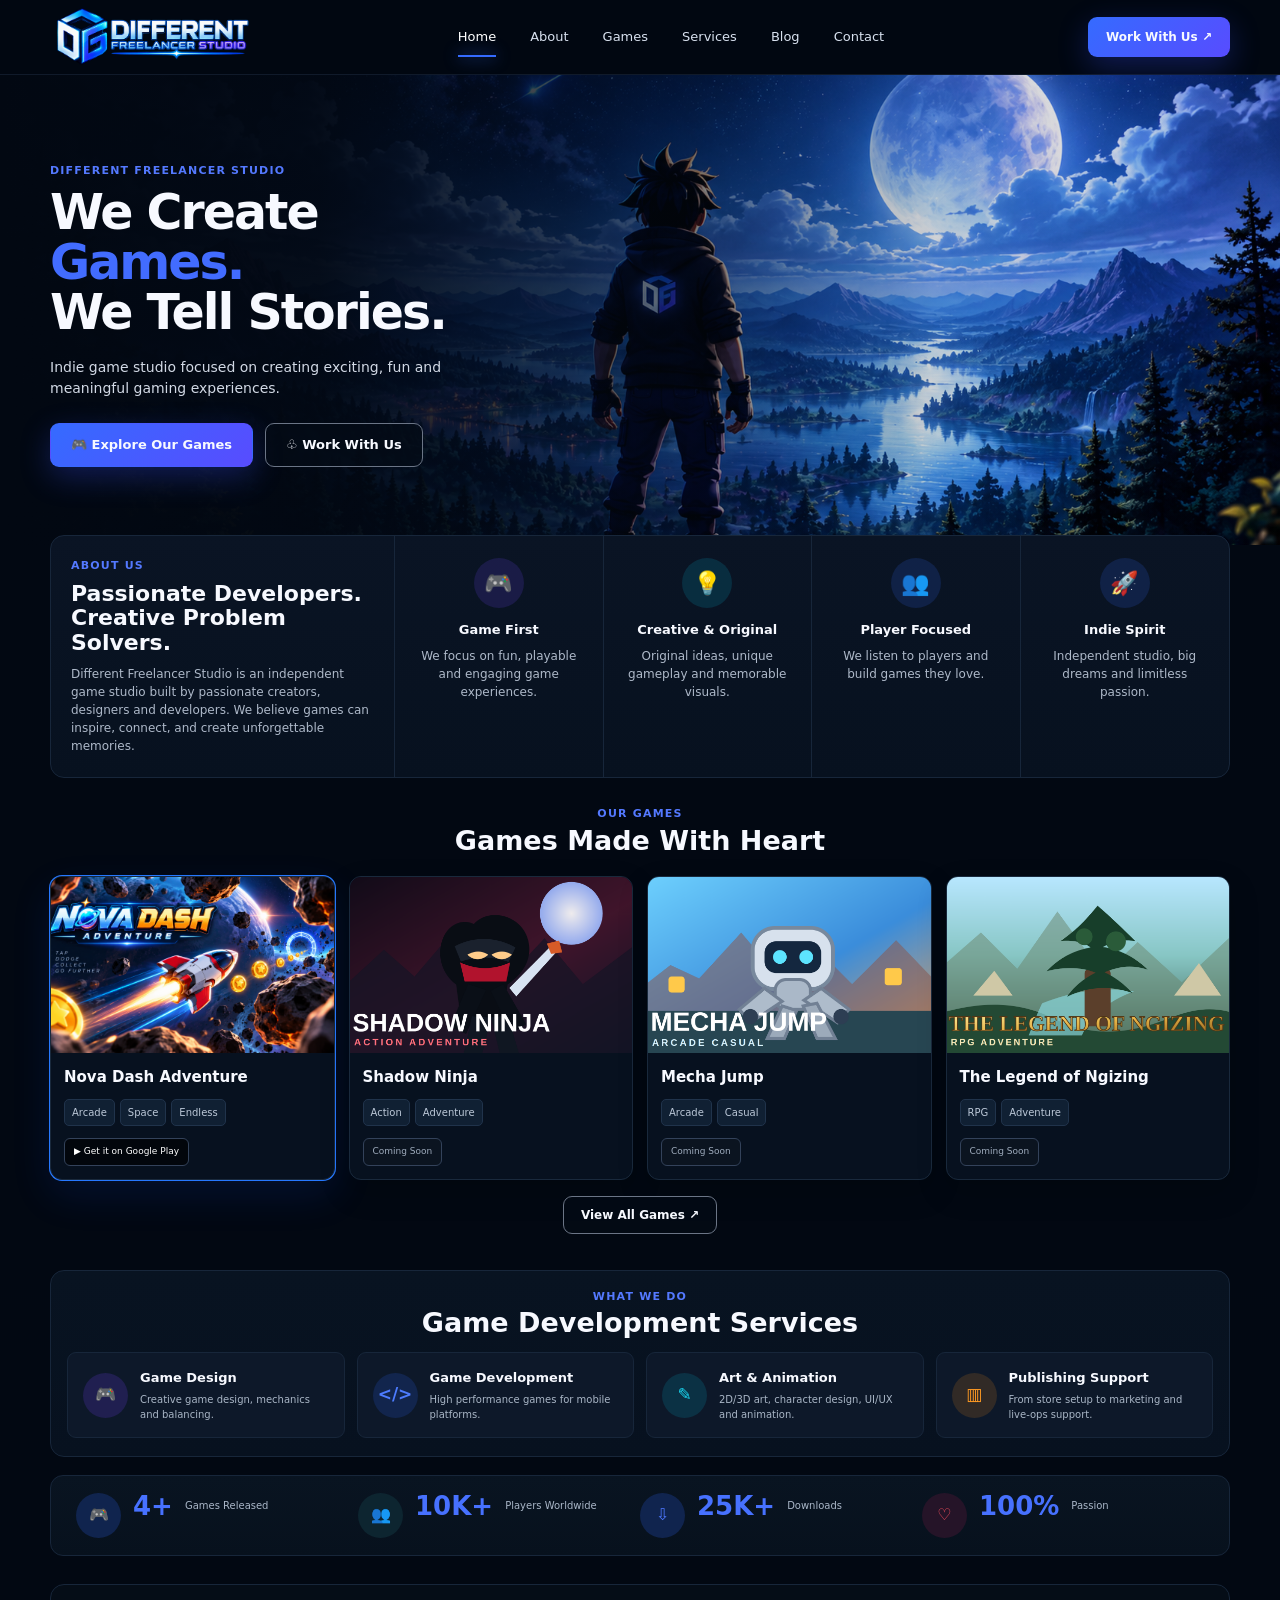
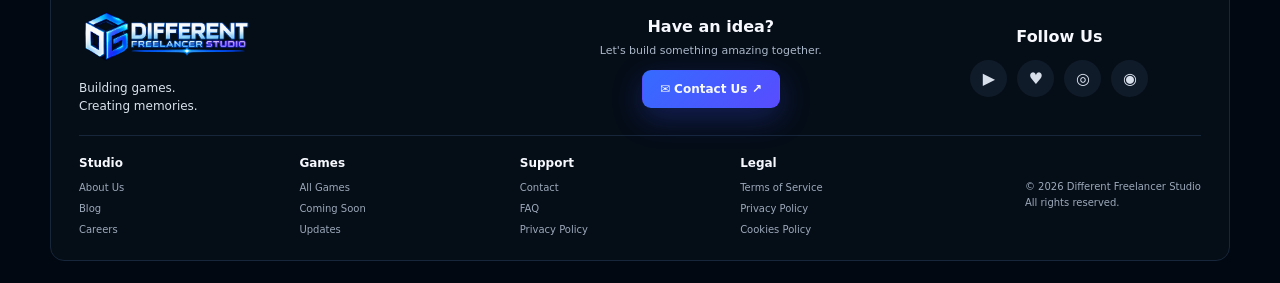
<file: index.html>
<!DOCTYPE html>
<html lang="en">
<head>
  <meta charset="UTF-8">
  <meta name="viewport" content="width=device-width, initial-scale=1.0">
  <title>Different Freelancer Studio</title>
  <meta name="description" content="Different Freelancer Studio — indie game studio creating exciting, fun and memorable gaming experiences.">
  <meta name="theme-color" content="#020814">
  <link rel="canonical" href="https://freelancerdifferent-stack.github.io/">
  <meta property="og:type" content="website">
  <meta property="og:title" content="Different Freelancer Studio">
  <meta property="og:description" content="We create games. We tell stories.">
  <meta property="og:url" content="https://freelancerdifferent-stack.github.io/">
  <link rel="icon" href="assets/images/brand/favicon.svg" type="image/svg+xml">
  <link rel="stylesheet" href="assets/css/style.css">
</head>
<body>
  <header class="site-header">
    <div class="shell nav-wrap">
      <a class="brand" href="#home" aria-label="Different Freelancer Studio home">
        <img class="brand-logo" src="assets/images/brand/logo.png" alt="Different Freelancer Studio">
      </a>
      <nav class="main-nav" id="main-nav" aria-label="Main navigation">
        <a class="active" href="#home">Home</a>
        <a href="#about">About</a>
        <a href="#games">Games</a>
        <a href="#services">Services</a>
        <a href="#blog">Blog</a>
        <a href="#contact">Contact</a>
      </nav>
      <a class="nav-cta" href="#contact">Work With Us ↗</a>
      <button class="menu-btn" aria-label="Toggle navigation" aria-expanded="false">☰</button>
    </div>
  </header>

  <main>
    <section class="hero" id="home">
      <div class="hero-art" aria-hidden="true"></div>
      <div class="hero-shade"></div>
      <div class="shell hero-inner">
        <div class="hero-copy">
          <p class="kicker">DIFFERENT FREELANCER STUDIO</p>
          <h1>We Create<br><span>Games.</span><br>We Tell Stories.</h1>
          <p class="hero-text">Indie game studio focused on creating exciting, fun and meaningful gaming experiences.</p>
          <div class="hero-actions">
            <a class="btn primary" href="#games">🎮 Explore Our Games</a>
            <a class="btn secondary" href="#contact">♧ Work With Us</a>
          </div>
        </div>
      </div>
    </section>

    <section class="shell about-panel" id="about">
      <div class="about-copy">
        <p class="eyebrow">ABOUT US</p>
        <h2>Passionate Developers.<br>Creative Problem Solvers.</h2>
        <p>Different Freelancer Studio is an independent game studio built by passionate creators, designers and developers. We believe games can inspire, connect, and create unforgettable memories.</p>
      </div>
      <div class="value-card"><div class="round-icon">🎮</div><h3>Game First</h3><p>We focus on fun, playable and engaging game experiences.</p></div>
      <div class="value-card"><div class="round-icon cyan">💡</div><h3>Creative &amp; Original</h3><p>Original ideas, unique gameplay and memorable visuals.</p></div>
      <div class="value-card"><div class="round-icon blue">👥</div><h3>Player Focused</h3><p>We listen to players and build games they love.</p></div>
      <div class="value-card"><div class="round-icon blue">🚀</div><h3>Indie Spirit</h3><p>Independent studio, big dreams and limitless passion.</p></div>
    </section>

    <section class="games-section" id="games">
      <div class="shell">
        <div class="section-title center">
          <p class="eyebrow">OUR GAMES</p>
          <h2>Games Made With Heart</h2>
        </div>
        <div class="game-grid">
          <article class="game-card featured">
            <img src="assets/images/games/game-1.png" alt="Nova Dash Adventure artwork">
            <div class="game-content">
              <h3>Nova Dash Adventure</h3>
              <div class="tags"><span>Arcade</span><span>Space</span><span>Endless</span></div>
              <a class="store-badge" href="https://play.google.com/store/apps/details?id=com.differentfreelancer.game" target="_blank" rel="noopener">▶ Get it on Google Play</a>
            </div>
          </article>
          <article class="game-card">
            <img src="assets/images/games/game-2.png" alt="Shadow Ninja artwork">
            <div class="game-content">
              <h3>Shadow Ninja</h3>
              <div class="tags"><span>Action</span><span>Adventure</span></div>
              <span class="store-badge muted">Coming Soon</span>
            </div>
          </article>
          <article class="game-card">
            <img src="assets/images/games/game-3.png" alt="Mecha Jump artwork">
            <div class="game-content">
              <h3>Mecha Jump</h3>
              <div class="tags"><span>Arcade</span><span>Casual</span></div>
              <span class="store-badge muted">Coming Soon</span>
            </div>
          </article>
          <article class="game-card">
            <img src="assets/images/games/game-4.png" alt="The Legend of Ngizing artwork">
            <div class="game-content">
              <h3>The Legend of Ngizing</h3>
              <div class="tags"><span>RPG</span><span>Adventure</span></div>
              <span class="store-badge muted">Coming Soon</span>
            </div>
          </article>
        </div>
        <div class="center-button"><a class="btn secondary small" href="#games">View All Games ↗</a></div>
      </div>
    </section>

    <section class="services shell" id="services">
      <div class="section-title center">
        <p class="eyebrow">WHAT WE DO</p>
        <h2>Game Development Services</h2>
      </div>
      <div class="service-grid">
        <article><div class="service-icon purple">🎮</div><div><h3>Game Design</h3><p>Creative game design, mechanics and balancing.</p></div></article>
        <article><div class="service-icon blue">&lt;/&gt;</div><div><h3>Game Development</h3><p>High performance games for mobile platforms.</p></div></article>
        <article><div class="service-icon cyan">✎</div><div><h3>Art &amp; Animation</h3><p>2D/3D art, character design, UI/UX and animation.</p></div></article>
        <article><div class="service-icon orange">▥</div><div><h3>Publishing Support</h3><p>From store setup to marketing and live-ops support.</p></div></article>
      </div>
    </section>

    <section class="stats shell" id="blog">
      <div><span class="stat-icon">🎮</span><strong>4+</strong><small>Games Released</small></div>
      <div><span class="stat-icon cyan-text">👥</span><strong>10K+</strong><small>Players Worldwide</small></div>
      <div><span class="stat-icon">⇩</span><strong>25K+</strong><small>Downloads</small></div>
      <div><span class="stat-icon red">♡</span><strong>100%</strong><small>Passion</small></div>
    </section>
  </main>

  <footer class="footer shell" id="contact">
    <div class="footer-top">
      <div>
        <a class="brand footer-brand" href="#home"><img class="brand-logo" src="assets/images/brand/logo.png" alt="Different Freelancer Studio"></a>
        <p class="footer-tagline">Building games.<br>Creating memories.</p>
      </div>
      <div class="footer-idea"><b>Have an idea?</b><p>Let's build something amazing together.</p><a class="btn primary small" href="mailto:ngizingers@gmail.com">✉ Contact Us ↗</a></div>
      <div class="footer-social"><b>Follow Us</b><div class="socials"><a href="#">▶</a><a href="#">♥</a><a href="#">◎</a><a href="https://github.com/freelancerdifferent-stack" target="_blank" rel="noopener">◉</a></div></div>
    </div>
    <div class="footer-links">
      <div><b>Studio</b><a href="#about">About Us</a><a href="#blog">Blog</a><a href="#contact">Careers</a></div>
      <div><b>Games</b><a href="#games">All Games</a><a href="#games">Coming Soon</a><a href="#games">Updates</a></div>
      <div><b>Support</b><a href="mailto:ngizingers@gmail.com">Contact</a><a href="#">FAQ</a><a href="#">Privacy Policy</a></div>
      <div><b>Legal</b><a href="#">Terms of Service</a><a href="#">Privacy Policy</a><a href="#">Cookies Policy</a></div>
      <div class="copyright">© 2026 Different Freelancer Studio<br>All rights reserved.</div>
    </div>
  </footer>

  <script>
    const btn=document.querySelector('.menu-btn');
    const nav=document.querySelector('.main-nav');
    btn?.addEventListener('click',()=>{const open=nav.classList.toggle('open');btn.setAttribute('aria-expanded',open)});
    document.querySelectorAll('.main-nav a').forEach(a=>a.addEventListener('click',()=>nav.classList.remove('open')));
  </script>
</body>
</html>
</file>
<file: assets/css/style.css>
*{box-sizing:border-box;margin:0;padding:0}html{scroll-behavior:smooth}body{font-family:Inter,ui-sans-serif,system-ui,-apple-system,BlinkMacSystemFont,"Segoe UI",sans-serif;background:#020812;color:#f7f9ff;line-height:1.5;overflow-x:hidden}a{color:inherit;text-decoration:none}img{display:block;width:100%}.shell{width:min(1180px,calc(100% - 42px));margin:auto}.site-header{position:sticky;top:0;z-index:50;background:rgba(2,8,18,.92);backdrop-filter:blur(16px);border-bottom:1px solid rgba(120,160,220,.12)}.nav-wrap{height:74px;display:flex;align-items:center;justify-content:space-between;gap:24px}.brand{display:flex;align-items:center;gap:10px}.brand-logo{display:block;width:auto;height:68px}.main-nav{display:flex;align-items:center;gap:34px;font-size:13px;color:#d8e1ef}.main-nav a{padding:28px 0;position:relative}.main-nav a:hover,.main-nav a.active{color:#fff}.main-nav a.active:after{content:"";position:absolute;height:2px;left:0;right:0;bottom:18px;background:#356bff;box-shadow:0 0 16px #356bff}.nav-cta,.btn.primary{background:linear-gradient(135deg,#356bff,#584cff);box-shadow:0 10px 30px rgba(58,80,255,.28)}.nav-cta{padding:11px 18px;border-radius:9px;font-size:12px;font-weight:750}.menu-btn{display:none;background:#0d1728;border:1px solid #20314b;color:#fff;border-radius:9px;padding:9px 12px}.hero{height:470px;position:relative;overflow:hidden}.hero-art{position:absolute;inset:0;background:url('../images/hero/hero.jpg') center/cover no-repeat}.hero-shade{position:absolute;inset:0;background:linear-gradient(90deg,#020812 0%,rgba(2,8,18,.96) 25%,rgba(2,8,18,.72) 44%,rgba(2,8,18,.17) 73%,rgba(2,8,18,.08) 100%)}.hero-inner{position:relative;height:100%;display:flex;align-items:center}.hero-copy{max-width:500px;padding-top:10px}.kicker,.eyebrow{font-size:11px;letter-spacing:1.2px;color:#5479ff;font-weight:800}.hero h1{font-size:49px;line-height:1.02;letter-spacing:-2px;margin-top:8px;font-weight:850}.hero h1 span{color:#426cff}.hero-text{font-size:14px;color:#d2d9e5;max-width:420px;margin:19px 0 24px}.hero-actions{display:flex;gap:12px;flex-wrap:wrap}.btn{display:inline-flex;align-items:center;justify-content:center;min-height:44px;padding:0 20px;border-radius:9px;font-size:13px;font-weight:750;border:1px solid transparent;transition:.22s}.btn:hover{transform:translateY(-2px);filter:brightness(1.08)}.btn.secondary{border-color:#6b7586;background:rgba(4,11,22,.65)}.btn.small{min-height:38px;padding:0 17px;font-size:12px}.about-panel{margin-top:-10px;position:relative;z-index:5;display:grid;grid-template-columns:1.65fr repeat(4,1fr);background:linear-gradient(180deg,#0a1424,#07111f);border:1px solid #17263a;border-radius:14px;overflow:hidden}.about-panel>div{padding:22px 20px}.about-copy{border-right:1px solid #17263a}.about-copy h2{font-size:22px;line-height:1.12;margin:7px 0 10px}.about-copy p:last-child,.value-card p{color:#aeb9c9;font-size:12px}.value-card{text-align:center;border-right:1px solid #17263a}.value-card:last-child{border-right:0}.round-icon{width:50px;height:50px;border-radius:50%;display:grid;place-items:center;margin:0 auto 12px;background:rgba(112,70,255,.16);font-size:23px}.round-icon.cyan{background:rgba(0,214,255,.13)}.round-icon.blue{background:rgba(50,104,255,.16)}.value-card h3{font-size:13px;margin-bottom:7px}.games-section{padding:28px 0 20px}.section-title.center{text-align:center}.section-title h2{font-size:27px;line-height:1.2;margin-top:2px}.game-grid{display:grid;grid-template-columns:repeat(4,1fr);gap:14px;margin-top:19px}.game-card{background:#07111f;border:1px solid #19293c;border-radius:12px;overflow:hidden;box-shadow:0 12px 30px rgba(0,0,0,.17);transition:.25s}.game-card:hover{transform:translateY(-4px);border-color:#2b4f80}.game-card.featured{box-shadow:0 0 0 1px #2678ff,0 15px 40px rgba(25,84,255,.12)}.game-card img{height:176px;object-fit:cover}.game-content{padding:13px}.game-content h3{font-size:15px;margin-bottom:10px}.tags{display:flex;gap:5px;flex-wrap:wrap;margin-bottom:11px}.tags span{font-size:10px;color:#bcc8d8;background:#102033;border:1px solid #20334b;padding:5px 7px;border-radius:5px}.store-badge{display:inline-flex;align-items:center;min-height:28px;padding:0 9px;border:1px solid #33425a;background:#02060c;border-radius:6px;font-size:9px;color:#fff}.store-badge.muted{color:#9facbd;background:#0b1420}.center-button{text-align:center;margin-top:16px}.services{margin-top:16px;background:linear-gradient(180deg,#081321,#07111f);border:1px solid #17263a;border-radius:14px;padding:18px 16px}.service-grid{display:grid;grid-template-columns:repeat(4,1fr);gap:12px;margin-top:13px}.service-grid article{display:flex;align-items:center;gap:12px;background:#0d1829;border:1px solid #17263a;border-radius:9px;padding:15px}.service-icon{width:45px;height:45px;border-radius:50%;display:grid;place-items:center;flex:none;font-weight:900;font-size:17px}.service-icon.purple{background:rgba(118,62,255,.18);color:#845cff}.service-icon.blue{background:rgba(44,102,255,.17);color:#4d7cff}.service-icon.cyan{background:rgba(0,215,245,.13);color:#1ad8f3}.service-icon.orange{background:rgba(255,148,22,.15);color:#ff9a23}.service-grid h3{font-size:13px}.service-grid p{color:#a9b6c6;font-size:10px;margin-top:4px}.stats{margin-top:18px;display:grid;grid-template-columns:repeat(4,1fr);background:linear-gradient(180deg,#091421,#07111d);border:1px solid #17263a;border-radius:13px;padding:17px 25px}.stats>div{display:grid;grid-template-columns:auto auto 1fr;align-items:center;gap:4px 12px}.stat-icon{grid-row:1/3;width:45px;height:45px;border-radius:50%;display:grid;place-items:center;background:#10244e;color:#4e78ff}.stat-icon.red{color:#ff5060;background:#251428}.stat-icon.cyan-text{color:#20dbe8;background:#0d2530}.stats strong{font-size:26px;color:#4771ff;line-height:1}.stats small{font-size:10px;color:#aab7c8}.footer{margin-top:28px;margin-bottom:22px;border:1px solid #17263a;border-radius:14px;background:#050d17;padding:23px 28px}.footer-top{display:grid;grid-template-columns:1.2fr 1fr .8fr;gap:30px;align-items:center}.footer-brand .brand-logo{height:58px}.footer-tagline{font-size:12px;color:#d9e1eb;margin-top:13px}.footer-idea{text-align:center}.footer-idea p{font-size:11px;color:#aab7c8;margin:4px 0 11px}.footer-social{text-align:center}.socials{display:flex;gap:10px;justify-content:center;margin-top:11px}.socials a{width:37px;height:37px;border-radius:50%;display:grid;place-items:center;background:#101b2a;color:#d7dfeb}.footer-links{margin-top:20px;padding-top:18px;border-top:1px solid #17263a;display:grid;grid-template-columns:repeat(4,1fr) 1.2fr;gap:20px}.footer-links div{display:grid;align-content:start;gap:6px}.footer-links b{font-size:12px;margin-bottom:2px}.footer-links a,.copyright{font-size:10px;color:#9ca9ba}.copyright{justify-self:end;align-self:center;line-height:1.6}@media(max-width:980px){.main-nav{gap:18px}.about-panel{grid-template-columns:1.4fr repeat(2,1fr)}.about-copy{grid-row:span 2}.value-card:nth-child(4){border-top:1px solid #17263a}.value-card:nth-child(5){border-top:1px solid #17263a}.game-grid,.service-grid{grid-template-columns:repeat(2,1fr)}.stats{grid-template-columns:repeat(2,1fr);gap:18px}.footer-links{grid-template-columns:repeat(3,1fr)}.copyright{justify-self:start}}@media(max-width:760px){.shell{width:min(100% - 24px,1180px)}.nav-cta{display:none}.menu-btn{display:block}.main-nav{display:none;position:absolute;top:74px;left:0;right:0;background:#030a14;border-bottom:1px solid #17263a;flex-direction:column;gap:0;padding:10px 22px}.main-nav.open{display:flex}.main-nav a{width:100%;padding:12px 0}.main-nav a.active:after{display:none}.hero{height:560px}.hero-art{background-position:65% center}.hero-shade{background:linear-gradient(90deg,#020812 0%,rgba(2,8,18,.9) 50%,rgba(2,8,18,.35) 100%)}.hero-copy{max-width:390px}.hero h1{font-size:43px}.about-panel{grid-template-columns:1fr 1fr;margin-top:0}.about-copy{grid-column:1/-1;grid-row:auto;border-right:0;border-bottom:1px solid #17263a}.value-card{border-top:1px solid #17263a}.game-grid{grid-template-columns:1fr 1fr}.game-card img{height:155px}.footer-top{grid-template-columns:1fr}.footer-idea,.footer-social{text-align:left}.socials{justify-content:flex-start}}@media(max-width:520px){.brand-logo{height:46px}.hero{height:520px}.hero h1{font-size:38px}.hero-text{font-size:13px}.about-panel{grid-template-columns:1fr}.value-card{border-right:0}.game-grid,.service-grid,.stats{grid-template-columns:1fr}.game-card img{height:185px}.footer-links{grid-template-columns:1fr 1fr}.copyright{grid-column:1/-1}.section-title h2{font-size:23px}}
</file>
